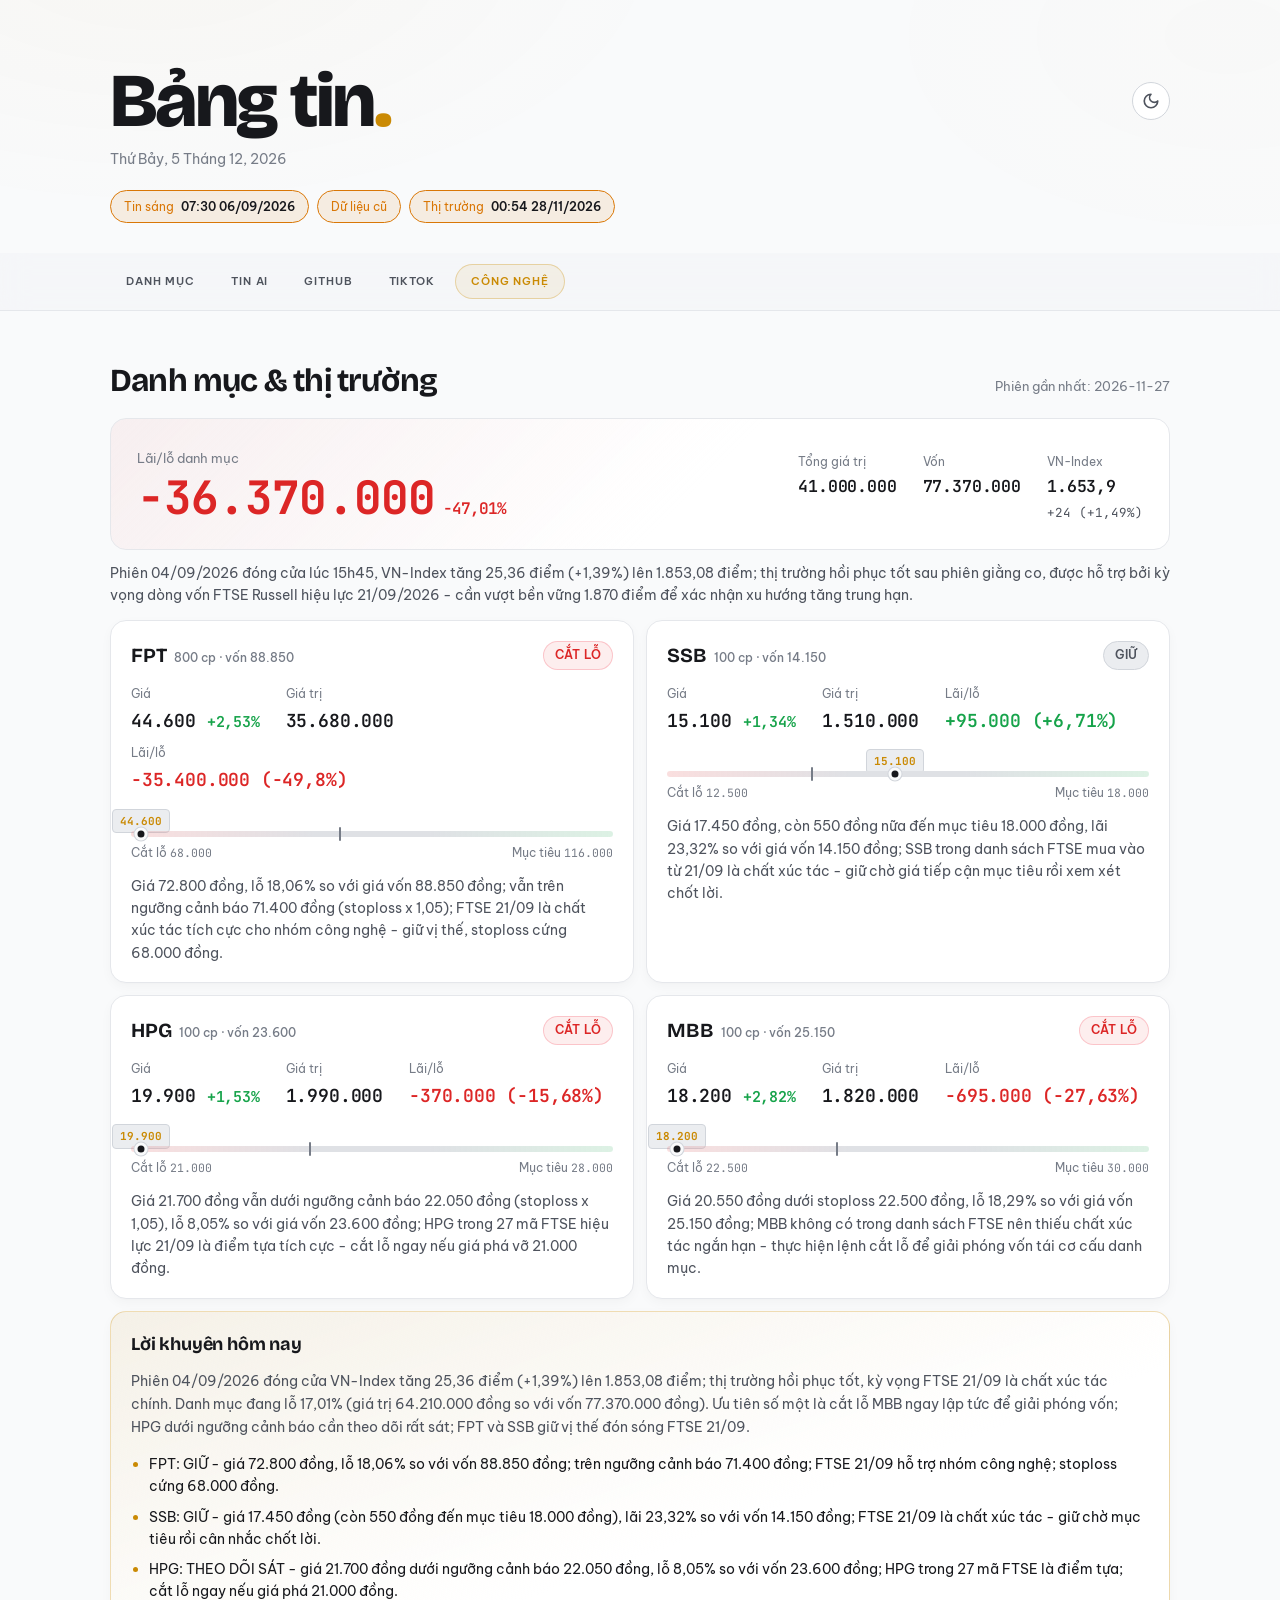
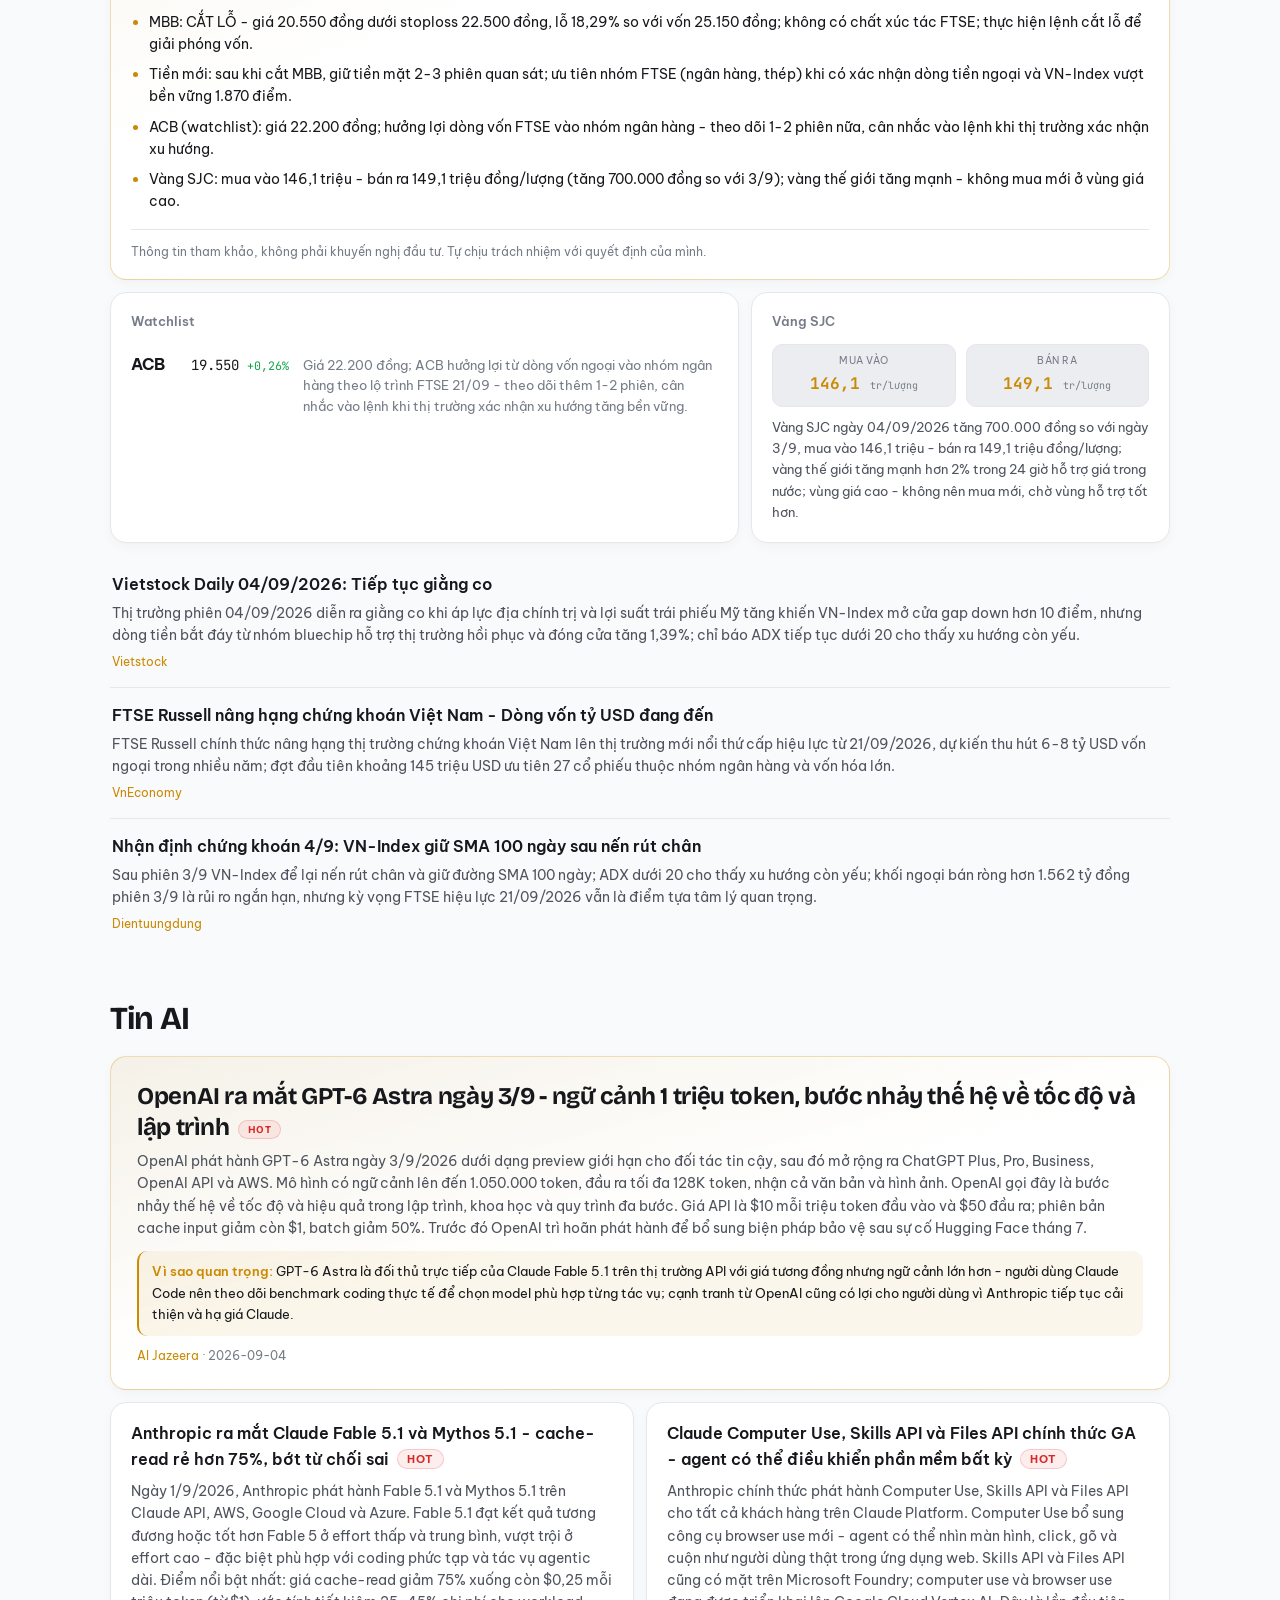
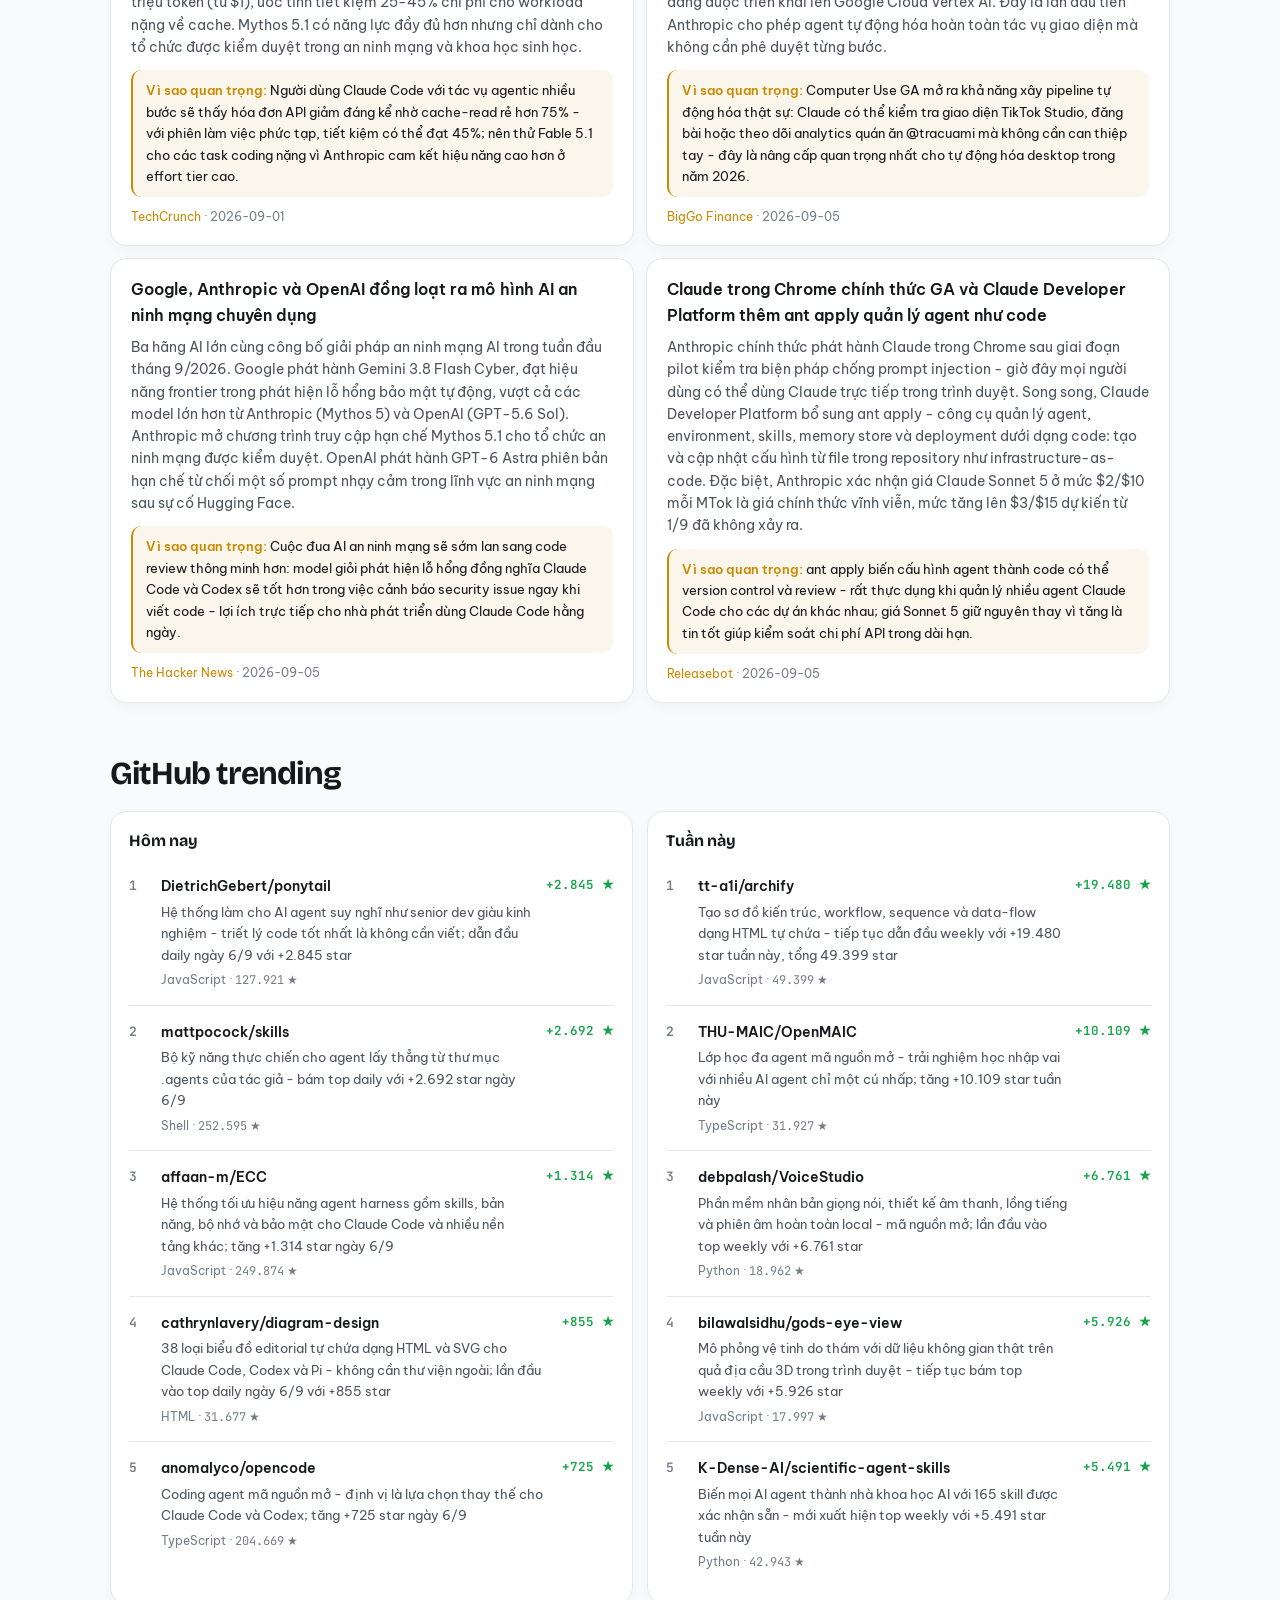
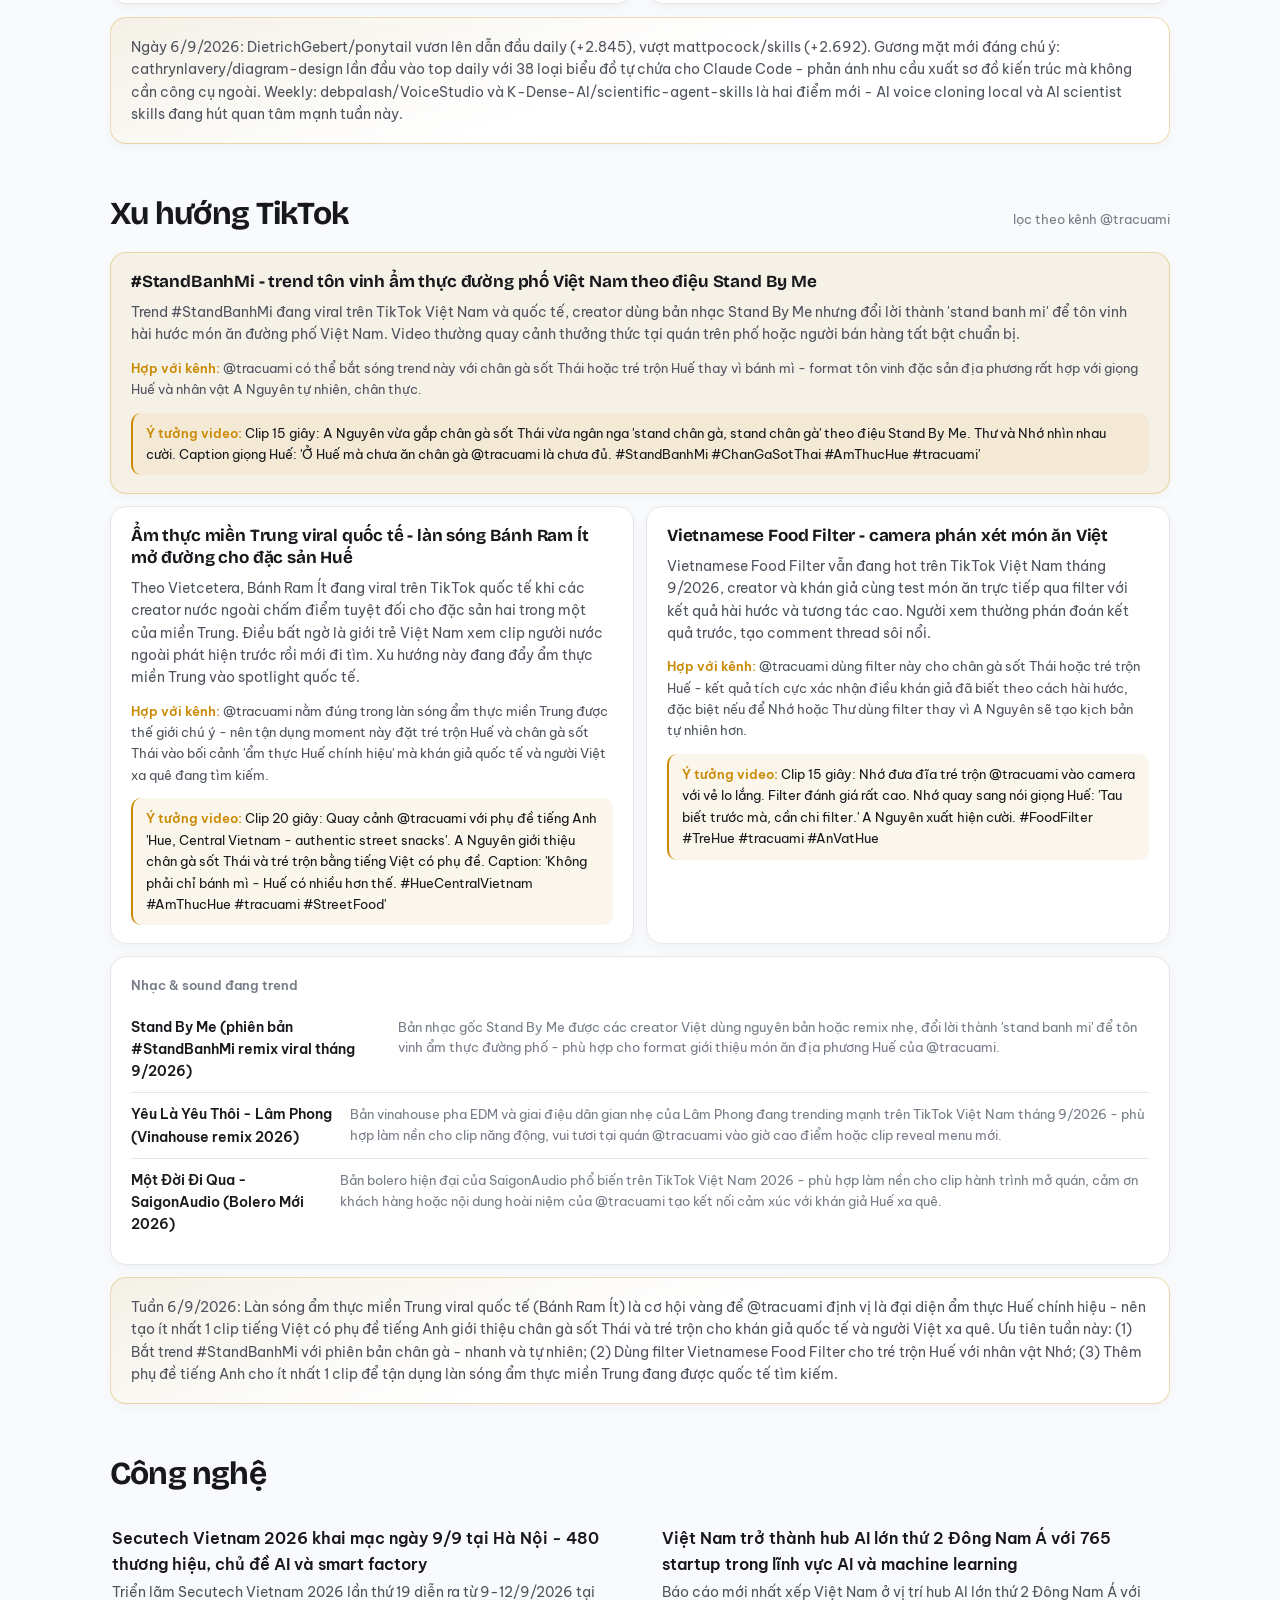
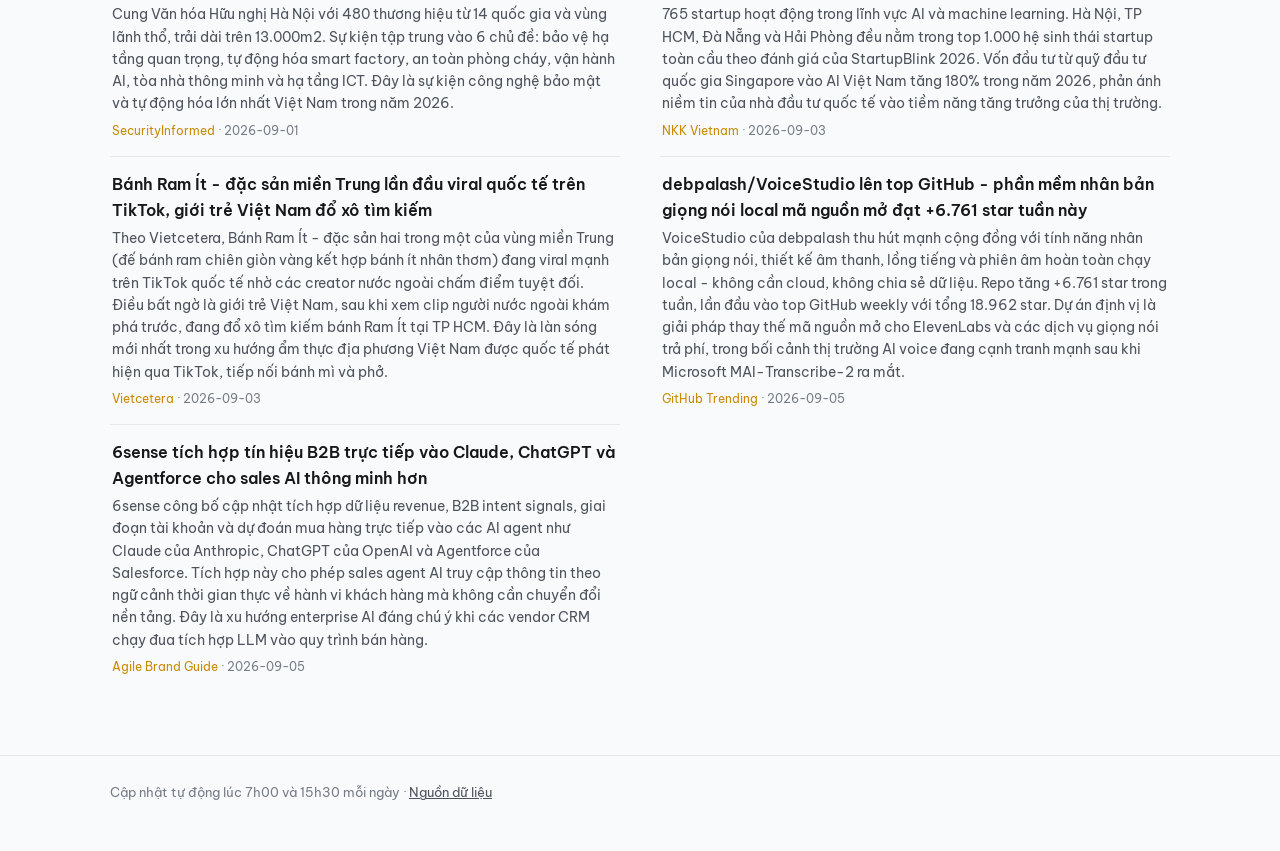
<file: index.html>
<!doctype html>
<html lang="vi">
<head>
  <meta charset="utf-8">
  <meta name="viewport" content="width=device-width, initial-scale=1">
  <meta name="color-scheme" content="dark">
  <meta name="theme-color" content="#0c0e11">
  <title>Bảng Tin</title>
  <link rel="icon" type="image/png" href="favicon.png">
  <meta name="description" content="Bảng tin cá nhân: AI, GitHub trending, công nghệ, chứng khoán Việt Nam và xu hướng TikTok. Tự cập nhật 2 lần mỗi ngày.">
  <link rel="preconnect" href="https://fonts.googleapis.com">
  <link rel="preconnect" href="https://fonts.gstatic.com" crossorigin>
  <link href="https://fonts.googleapis.com/css2?family=Be+Vietnam+Pro:wght@400;500;600;700&family=Bricolage+Grotesque:opsz,wght@12..96,600..800&family=JetBrains+Mono:wght@500;600;700&display=swap" rel="stylesheet">
  <link rel="stylesheet" href="styles.css">
  <script>
    (() => {
      try {
        const theme = localStorage.getItem("theme");
        if (theme === "dark" || (!theme && window.matchMedia("(prefers-color-scheme: dark)").matches)) {
          document.documentElement.classList.add("dark-theme");
        }
      } catch (e) {
        // Fallback to system preference if localStorage is blocked
        if (window.matchMedia("(prefers-color-scheme: dark)").matches) {
          document.documentElement.classList.add("dark-theme");
        }
      }
    })();
  </script>
</head>
<body>

<header class="masthead container">
  <div class="masthead-top">
    <h1>Bảng tin<span class="dot">.</span></h1>
    <button id="theme-toggle" class="theme-toggle-btn" aria-label="Đổi giao diện" onclick="(() => {
      const isDark = document.documentElement.classList.toggle('dark-theme');
      try { localStorage.setItem('theme', isDark ? 'dark' : 'light'); } catch (e) {}
    })()">
      <svg class="sun-icon" viewBox="0 0 24 24" fill="none" stroke="currentColor" stroke-width="2" stroke-linecap="round" stroke-linejoin="round">
        <circle cx="12" cy="12" r="4"></circle>
        <path d="M12 2v2M12 20v2M4.93 4.93l1.41 1.41M17.66 17.66l1.41 1.41M2 12h2M20 12h2M6.34 17.66l-1.41 1.41M19.07 4.93l-1.41 1.41"></path>
      </svg>
      <svg class="moon-icon" viewBox="0 0 24 24" fill="none" stroke="currentColor" stroke-width="2" stroke-linecap="round" stroke-linejoin="round">
        <path d="M12 3a6 6 0 0 0 9 9 9 9 0 1 1-9-9Z"></path>
      </svg>
    </button>
  </div>
  <p class="masthead-date" id="today"></p>
  <div class="update-badges" id="update-badges"></div>
</header>

<nav class="nav">
  <div class="container nav-inner" id="nav">
    <a href="#danh-muc">Danh mục</a>
    <a href="#ai">Tin AI</a>
    <a href="#github">GitHub</a>
    <a href="#tiktok">TikTok</a>
    <a href="#cong-nghe">Công nghệ</a>
  </div>
</nav>

<main class="container">

  <section id="danh-muc">
    <div class="section-head">
      <h2>Danh mục &amp; thị trường</h2>
      <span class="side-note" id="session-note"></span>
    </div>
    <div id="market-body">
      <!-- Premium structure-matching skeletons -->
      <div class="skeleton-hero shimmer"></div>
      <div class="holdings-grid">
        <div class="skeleton-card shimmer"></div>
        <div class="skeleton-card shimmer"></div>
      </div>
    </div>
  </section>

  <section id="ai">
    <div class="section-head">
      <h2>Tin AI</h2>
    </div>
    <div id="ai-body">
      <div class="ai-grid">
        <div class="skeleton-card shimmer" style="grid-column: 1 / -1; height: 160px;"></div>
        <div class="skeleton-card shimmer"></div>
        <div class="skeleton-card shimmer"></div>
      </div>
    </div>
  </section>

  <section id="github">
    <div class="section-head">
      <h2>GitHub trending</h2>
    </div>
    <div id="github-body">
      <div class="gh-cols">
        <div class="gh-col">
          <div class="skeleton-title shimmer" style="width: 30%"></div>
          <div class="skeleton-row shimmer"></div>
          <div class="skeleton-row shimmer"></div>
          <div class="skeleton-row shimmer"></div>
        </div>
        <div class="gh-col">
          <div class="skeleton-title shimmer" style="width: 30%"></div>
          <div class="skeleton-row shimmer"></div>
          <div class="skeleton-row shimmer"></div>
          <div class="skeleton-row shimmer"></div>
        </div>
      </div>
    </div>
  </section>

  <section id="tiktok">
    <div class="section-head">
      <h2>Xu hướng TikTok</h2>
      <span class="side-note">lọc theo kênh @tracuami</span>
    </div>
    <div id="tiktok-body">
      <div class="tiktok-grid">
        <div class="skeleton-card shimmer" style="grid-column: 1 / -1; height: 160px;"></div>
        <div class="skeleton-card shimmer"></div>
        <div class="skeleton-card shimmer"></div>
      </div>
    </div>
  </section>

  <section id="cong-nghe">
    <div class="section-head">
      <h2>Công nghệ</h2>
    </div>
    <div id="tech-body">
      <div class="row-list">
        <div class="skeleton-row shimmer"></div>
        <div class="skeleton-row shimmer"></div>
        <div class="skeleton-row shimmer"></div>
      </div>
    </div>
  </section>

</main>

<footer>
  <div class="container">
    Cập nhật tự động lúc 7h00 và 15h30 mỗi ngày · <a href="https://github.com/ckiucuaha-dotcom/bang-tin" rel="noopener">Nguồn dữ liệu</a>
  </div>
</footer>

<script src="app.js"></script>
</body>
</html>
</file>
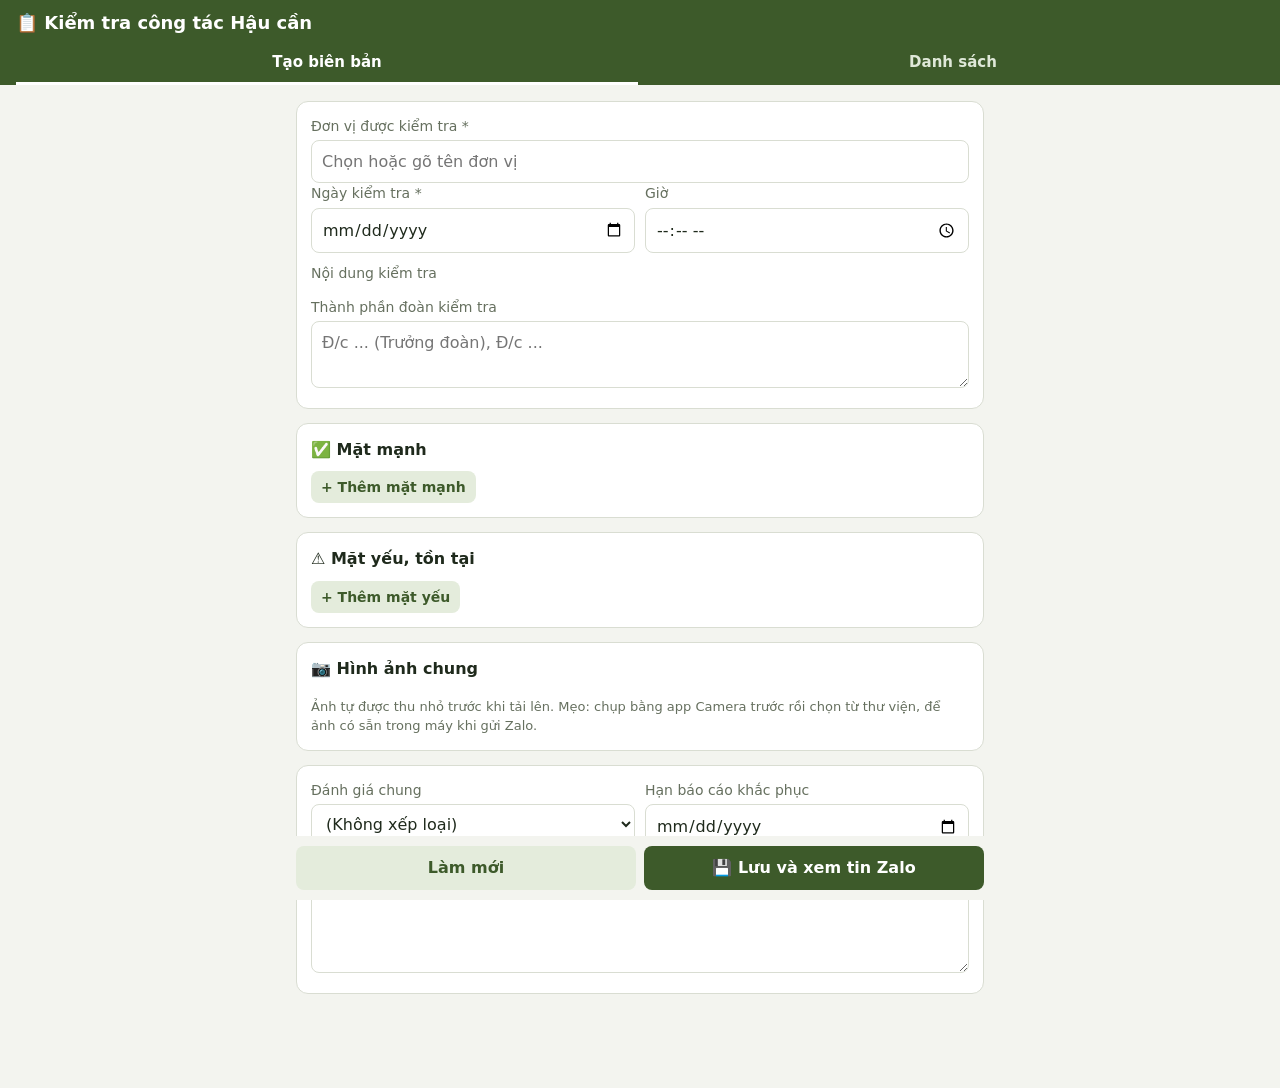
<file: kiem-tra-hau-can/Index.html>
<!DOCTYPE html>
<html lang="vi">
<head>
<base target="_top">
<meta charset="utf-8">
<meta name="viewport" content="width=device-width, initial-scale=1">
<title>Kiểm tra Hậu cần</title>
<style>
  :root {
    --bg: #f3f4ef; --card: #fff; --text: #1f2a1c; --muted: #66705f; --line: #d9ddd2;
    --brand: #3d5a2a; --brand-soft: #e4ecdc; --good: #2e7d32; --bad: #b3261e; --bad-soft: #fbe9e7;
  }
  * { box-sizing: border-box; }
  body { margin: 0; background: var(--bg); color: var(--text); font: 16px/1.45 system-ui, -apple-system, "Segoe UI", Roboto, sans-serif; }
  header { position: sticky; top: 0; z-index: 5; background: var(--brand); color: #fff; padding: 10px 16px 0; }
  header h1 { margin: 0 0 8px; font-size: 18px; }
  nav { display: flex; gap: 4px; }
  nav button { flex: 1; background: transparent; color: #dfe8d8; border: 0; border-bottom: 3px solid transparent; padding: 8px; font-size: 15px; border-radius: 0; }
  nav button.on { color: #fff; border-bottom-color: #fff; font-weight: 600; }
  main { max-width: 720px; margin: 0 auto; padding: 16px; }
  .card { background: var(--card); border: 1px solid var(--line); border-radius: 12px; padding: 14px; margin-bottom: 14px; }
  .card h2 { margin: 0 0 10px; font-size: 16px; display: flex; align-items: center; gap: 8px; }
  label { display: block; font-size: 14px; color: var(--muted); margin: 10px 0 4px; }
  label:first-child { margin-top: 0; }
  input, select, textarea { width: 100%; font: inherit; padding: 9px 10px; border: 1px solid var(--line); border-radius: 8px; background: #fff; color: var(--text); }
  textarea { resize: vertical; min-height: 44px; }
  .row { display: flex; gap: 10px; }
  .row > * { flex: 1; min-width: 0; }
  button { font: inherit; border: 0; border-radius: 8px; padding: 10px 14px; cursor: pointer; background: var(--brand-soft); color: var(--brand); font-weight: 600; }
  button.primary { background: var(--brand); color: #fff; }
  button.danger { background: var(--bad-soft); color: var(--bad); }
  button.small { padding: 6px 10px; font-size: 14px; }
  button:disabled { opacity: .5; }
  .chips { display: flex; flex-wrap: wrap; gap: 8px; }
  .chips label { margin: 0; display: inline-flex; align-items: center; gap: 6px; padding: 6px 12px; border: 1px solid var(--line); border-radius: 999px; color: var(--text); background: #fff; cursor: pointer; }
  .chips input { width: auto; margin: 0; }
  .chips label:has(input:checked) { background: var(--brand-soft); border-color: var(--brand); color: var(--brand); }
  .item { border-left: 3px solid var(--line); padding: 8px 0 8px 10px; margin-bottom: 10px; }
  .item.good { border-color: var(--good); }
  .item.bad { border-color: var(--bad); }
  .item .head { display: flex; justify-content: space-between; align-items: center; font-size: 14px; color: var(--muted); margin-bottom: 4px; }
  .photos { display: flex; flex-wrap: wrap; gap: 8px; margin-top: 8px; }
  .ph { position: relative; width: 84px; height: 84px; border-radius: 8px; overflow: hidden; background: var(--line); }
  .ph img { width: 100%; height: 100%; object-fit: cover; display: block; }
  .ph .x { position: absolute; top: 2px; right: 2px; width: 24px; height: 24px; padding: 0; border-radius: 50%; background: rgba(0,0,0,.6); color: #fff; font-size: 14px; line-height: 24px; }
  .ph .no { position: absolute; left: 2px; bottom: 2px; background: rgba(0,0,0,.6); color: #fff; font-size: 12px; padding: 0 6px; border-radius: 6px; }
  .addph { width: 84px; height: 84px; border: 2px dashed var(--line); border-radius: 8px; display: flex; align-items: center; justify-content: center; text-align: center; font-size: 12px; color: var(--muted); cursor: pointer; margin: 0; }
  .addph input { display: none; }
  .actions { display: flex; flex-wrap: wrap; gap: 8px; }
  .actions.sticky { position: sticky; bottom: 0; background: var(--bg); padding: 10px 0; }
  .actions.sticky button { flex: 1; }
  pre.msg { white-space: pre-wrap; word-break: break-word; font: inherit; margin: 0; background: #f7f8f4; border-radius: 8px; padding: 12px; border: 1px solid var(--line); }
  .list .rep { cursor: pointer; }
  .rep .meta { font-size: 14px; color: var(--muted); }
  .badge { display: inline-block; font-size: 12px; padding: 1px 8px; border-radius: 999px; background: var(--brand-soft); color: var(--brand); margin-left: 6px; }
  .badge.bad { background: var(--bad-soft); color: var(--bad); }
  .hint { font-size: 13px; color: var(--muted); margin: 8px 0 0; }
  .empty { text-align: center; color: var(--muted); padding: 30px 0; }
  #toast { position: fixed; left: 50%; bottom: 20px; transform: translateX(-50%); background: #222; color: #fff; padding: 10px 16px; border-radius: 8px; font-size: 14px; display: none; z-index: 20; max-width: 90%; text-align: center; }
  #busy { position: fixed; inset: 0; background: rgba(255,255,255,.75); display: none; align-items: center; justify-content: center; z-index: 30; font-weight: 600; color: var(--brand); text-align: center; padding: 20px; }
  .hidden { display: none !important; }
  #print { display: none; }
  @media print {
    body { background: #fff; }
    header, main, #toast, #busy { display: none !important; }
    #print { display: block; font: 13pt/1.5 "Times New Roman", serif; color: #000; }
    #print h1 { text-align: center; font-size: 16pt; margin: 0 0 12px; }
    #print h3 { font-size: 13pt; margin: 14px 0 4px; }
    #print .pimgs { display: flex; flex-wrap: wrap; gap: 8px; }
    #print figure { margin: 0; width: 48%; break-inside: avoid; }
    #print figure img { width: 100%; max-height: 9cm; object-fit: contain; }
    #print figcaption { text-align: center; font-size: 11pt; }
    #print .sign { display: flex; justify-content: space-around; margin-top: 30px; text-align: center; font-weight: bold; }
  }
</style>
</head>
<body>
<header>
  <h1>📋 Kiểm tra công tác Hậu cần</h1>
  <nav>
    <button id="tabNew" class="on" onclick="showTab('new')">Tạo biên bản</button>
    <button id="tabList" onclick="showTab('list')">Danh sách</button>
  </nav>
</header>

<main>
  <!-- ===== FORM ===== -->
  <section id="viewNew">
    <div class="card">
      <label for="donVi">Đơn vị được kiểm tra *</label>
      <input id="donVi" list="unitList" placeholder="Chọn hoặc gõ tên đơn vị" autocomplete="off">
      <datalist id="unitList"></datalist>
      <div class="row">
        <div><label for="ngay">Ngày kiểm tra *</label><input id="ngay" type="date"></div>
        <div><label for="gio">Giờ</label><input id="gio" type="time"></div>
      </div>
      <label>Nội dung kiểm tra</label>
      <div class="chips" id="topics"></div>
      <label for="thanhPhan">Thành phần đoàn kiểm tra</label>
      <textarea id="thanhPhan" rows="2" placeholder="Đ/c ... (Trưởng đoàn), Đ/c ..."></textarea>
    </div>

    <div class="card">
      <h2>✅ Mặt mạnh</h2>
      <div id="manhList"></div>
      <button class="small" onclick="addManh()">+ Thêm mặt mạnh</button>
    </div>

    <div class="card">
      <h2>⚠️ Mặt yếu, tồn tại</h2>
      <div id="yeuList"></div>
      <button class="small" onclick="addYeu()">+ Thêm mặt yếu</button>
    </div>

    <div class="card">
      <h2>📷 Hình ảnh chung</h2>
      <div class="photos" id="genPhotos"></div>
      <p class="hint">Ảnh tự được thu nhỏ trước khi tải lên. Mẹo: chụp bằng app Camera trước rồi chọn từ thư viện, để ảnh có sẵn trong máy khi gửi Zalo.</p>
    </div>

    <div class="card">
      <div class="row">
        <div>
          <label for="xepLoai">Đánh giá chung</label>
          <select id="xepLoai">
            <option value="">(Không xếp loại)</option>
            <option>Tốt</option><option>Khá</option><option>Đạt</option><option>Chưa đạt</option>
          </select>
        </div>
        <div><label for="hanBaoCao">Hạn báo cáo khắc phục</label><input id="hanBaoCao" type="date"></div>
      </div>
      <label for="yeuCau">Yêu cầu đối với đơn vị</label>
      <textarea id="yeuCau" rows="3"></textarea>
    </div>

    <div class="actions sticky">
      <button onclick="resetForm(true)">Làm mới</button>
      <button class="primary" onclick="save()">💾 Lưu và xem tin Zalo</button>
    </div>
  </section>

  <!-- ===== XEM / GỬI ===== -->
  <section id="viewShow" class="hidden">
    <div class="card">
      <h2>Tin nhắn gửi Zalo</h2>
      <pre class="msg" id="msg"></pre>
      <div class="photos" id="showPhotos"></div>
    </div>
    <div class="actions">
      <button class="primary" onclick="shareZalo()">📤 Chia sẻ qua Zalo</button>
      <button onclick="copyMsg()">📋 Sao chép nội dung</button>
      <button onclick="downloadPhotos()">⬇️ Lưu ảnh về máy</button>
      <button onclick="printReport()">🖨️ In / PDF</button>
      <button onclick="editCurrent()">✏️ Sửa</button>
      <button class="danger" onclick="removeCurrent()">🗑️ Xóa</button>
    </div>
    <p class="hint">"Chia sẻ" gửi cả ảnh và nội dung. Nếu Zalo chỉ nhận ảnh mà mất chữ: bấm "Sao chép nội dung" rồi dán vào ô chat.</p>
  </section>

  <!-- ===== DANH SÁCH ===== -->
  <section id="viewList" class="hidden">
    <div class="card">
      <div class="row">
        <div><label for="fUnit">Đơn vị</label><input id="fUnit" list="unitList" placeholder="Tất cả" oninput="renderList()"></div>
        <div><label for="fMonth">Tháng</label><input id="fMonth" type="month" oninput="renderList()"></div>
      </div>
    </div>
    <div class="list" id="list"></div>
  </section>
</main>

<div id="print"></div>
<div id="toast"></div>
<div id="busy"><span id="busyText">Đang xử lý...</span></div>

<script>
var config = { units: [], topics: [] };
var reports = [];
var current = null;        // biên bản đang xem
var editingId = null;      // đang sửa biên bản nào
var yeuCauTouched = false;
var photoCache = {};       // fileId -> dataUrl
var uid = 0;

// ---------- Gọi máy chủ ----------
function call(fn) {
  var args = Array.prototype.slice.call(arguments, 1);
  return new Promise(function (resolve, reject) {
    var r = google.script.run.withSuccessHandler(resolve).withFailureHandler(reject);
    r[fn].apply(r, args);
  });
}

function busy(text) {
  document.getElementById('busyText').textContent = text || '';
  document.getElementById('busy').style.display = text ? 'flex' : 'none';
}
function toast(t) {
  var el = document.getElementById('toast');
  el.textContent = t; el.style.display = 'block';
  clearTimeout(toast._t); toast._t = setTimeout(function () { el.style.display = 'none'; }, 3500);
}
function fail(e) { busy(''); alert('Lỗi: ' + (e && e.message ? e.message : e)); }

function esc(s) {
  return String(s == null ? '' : s).replace(/[&<>"']/g, function (c) {
    return { '&': '&amp;', '<': '&lt;', '>': '&gt;', '"': '&quot;', "'": '&#39;' }[c];
  });
}
function vnDate(iso) { var m = /^(\d{4})-(\d{2})-(\d{2})$/.exec(iso || ''); return m ? m[3] + '/' + m[2] + '/' + m[1] : ''; }
function todayIso() { var d = new Date(); d.setMinutes(d.getMinutes() - d.getTimezoneOffset()); return d.toISOString().slice(0, 10); }
function $(id) { return document.getElementById(id); }

// ---------- Khởi động ----------
function init() {
  busy('Đang tải...');
  Promise.all([call('getConfig'), call('listReports')]).then(function (res) {
    config = res[0]; reports = res[1];
    $('unitList').innerHTML = config.units.map(function (u) { return '<option value="' + esc(u) + '">'; }).join('');
    resetForm(false);
    renderList();
    busy('');
  }).catch(fail);
  $('yeuCau').addEventListener('input', function () { yeuCauTouched = true; });
  $('hanBaoCao').addEventListener('change', function () { if (!yeuCauTouched) $('yeuCau').value = defaultYeuCau(); });
}

function defaultYeuCau() {
  var han = $('hanBaoCao').value;
  return 'Đơn vị khẩn trương khắc phục các tồn tại nêu trên, báo cáo kết quả (kèm hình ảnh) về Ban Hậu cần' +
    (han ? ' trước ngày ' + vnDate(han) : '') + '.';
}

function showTab(t) {
  $('viewNew').classList.toggle('hidden', t !== 'new');
  $('viewList').classList.toggle('hidden', t !== 'list');
  $('viewShow').classList.toggle('hidden', t !== 'show');
  $('tabNew').classList.toggle('on', t === 'new');
  $('tabList').classList.toggle('on', t === 'list' || t === 'show');
  window.scrollTo(0, 0);
}

// ---------- Form ----------
function renderTopics(selected) {
  var all = config.topics.slice();
  (selected || []).forEach(function (s) { if (all.indexOf(s) < 0) all.push(s); });
  $('topics').innerHTML = all.map(function (t) {
    return '<label><input type="checkbox" value="' + esc(t) + '"' + ((selected || []).indexOf(t) >= 0 ? ' checked' : '') + '>' + esc(t) + '</label>';
  }).join('');
}

function resetForm(ask) {
  if (ask && !confirm('Xóa nội dung đang nhập để tạo biên bản mới?')) return;
  editingId = null; yeuCauTouched = false;
  $('donVi').value = ''; $('ngay').value = todayIso();
  var now = new Date(); $('gio').value = ('0' + now.getHours()).slice(-2) + ':' + ('0' + now.getMinutes()).slice(-2);
  $('thanhPhan').value = ''; $('xepLoai').value = ''; $('hanBaoCao').value = '';
  $('yeuCau').value = defaultYeuCau();
  renderTopics([]);
  $('manhList').innerHTML = ''; $('yeuList').innerHTML = '';
  addManh(); addYeu();
  $('genPhotos').innerHTML = ''; $('genPhotos').appendChild(photoAdder());
}

function addManh(text) {
  var d = document.createElement('div');
  d.className = 'item good';
  d.innerHTML = '<div class="head"><span></span><button class="small danger" type="button">Xóa</button></div>' +
    '<textarea rows="2" placeholder="VD: Doanh trại ngăn nắp, nội vụ vệ sinh đúng quy định"></textarea>';
  d.querySelector('textarea').value = text || '';
  d.querySelector('button').onclick = function () { d.remove(); renumber(); };
  $('manhList').appendChild(d); renumber();
}

function addYeu(y) {
  y = y || {};
  var d = document.createElement('div');
  d.className = 'item bad';
  d.innerHTML = '<div class="head"><span></span><button class="small danger" type="button">Xóa</button></div>' +
    '<textarea rows="2" placeholder="VD: Khu vệ sinh tập thể chưa sạch, rãnh thoát nước bị tắc"></textarea>' +
    '<label>Hạn khắc phục</label><input type="date" class="han">' +
    '<div class="photos"></div>';
  d.querySelector('textarea').value = y.text || '';
  d.querySelector('.han').value = y.han || '';
  var ph = d.querySelector('.photos');
  (y.photos || []).forEach(function (id) { ph.appendChild(photoThumb({ id: id })); });
  ph.appendChild(photoAdder());
  d.querySelector('.head button').onclick = function () { d.remove(); renumber(); };
  $('yeuList').appendChild(d); renumber();
}

function renumber() {
  [['manhList', 'Mặt mạnh'], ['yeuList', 'Mặt yếu']].forEach(function (p) {
    Array.prototype.forEach.call($(p[0]).children, function (el, i) { el.querySelector('.head span').textContent = p[1] + ' ' + (i + 1); });
  });
}

function photoAdder() {
  var l = document.createElement('label');
  l.className = 'addph';
  l.innerHTML = '<span>＋ Thêm ảnh</span><input type="file" accept="image/*" multiple>';
  l.querySelector('input').onchange = function (ev) {
    var files = Array.prototype.slice.call(ev.target.files);
    ev.target.value = '';
    busy('Đang xử lý ảnh...');
    files.reduce(function (p, f) {
      return p.then(function () { return compress(f); }).then(function (dataUrl) {
        l.parentNode.insertBefore(photoThumb({ dataUrl: dataUrl }), l);
      });
    }, Promise.resolve()).then(function () { busy(''); }).catch(fail);
  };
  return l;
}

function photoThumb(p) {
  var d = document.createElement('div');
  d.className = 'ph';
  d._photo = p;
  d.innerHTML = '<img alt=""><button class="x" type="button" title="Bỏ ảnh">✕</button>';
  d.querySelector('.x').onclick = function () { d.remove(); };
  setImg(d.querySelector('img'), p);
  return d;
}

function setImg(img, p) {
  if (p.dataUrl) { img.src = p.dataUrl; return; }
  loadPhoto(p.id).then(function (u) { p.dataUrl = u; img.src = u; }).catch(function () { img.alt = 'Lỗi ảnh'; });
}

function loadPhoto(id) {
  if (photoCache[id]) return Promise.resolve(photoCache[id]);
  return call('getPhoto', id).then(function (r) { return (photoCache[id] = 'data:' + r.mime + ';base64,' + r.data); });
}

function compress(file) {
  return new Promise(function (resolve, reject) {
    var url = URL.createObjectURL(file);
    var img = new Image();
    img.onload = function () {
      var max = 1600, w = img.naturalWidth, h = img.naturalHeight, s = Math.min(1, max / Math.max(w, h));
      var c = document.createElement('canvas');
      c.width = Math.round(w * s); c.height = Math.round(h * s);
      c.getContext('2d').drawImage(img, 0, 0, c.width, c.height);
      URL.revokeObjectURL(url);
      resolve(c.toDataURL('image/jpeg', 0.8));
    };
    img.onerror = function () { reject(new Error('Không đọc được ảnh ' + file.name)); };
    img.src = url;
  });
}

function photosIn(container) {
  return Array.prototype.map.call(container.querySelectorAll('.ph'), function (el) { return el._photo; });
}

/** Tải lên các ảnh mới, trả về danh sách mã ảnh trên Drive. */
function uploadAll(photoLists) {
  var all = [].concat.apply([], photoLists).filter(function (p) { return !p.id; });
  var done = 0;
  return all.reduce(function (pr, p) {
    return pr.then(function () {
      busy('Đang tải ảnh lên ' + (++done) + '/' + all.length + '...');
      return call('uploadPhoto', p.dataUrl.split(',')[1], 'image/jpeg', 'KT-' + Date.now() + '.jpg').then(function (id) {
        p.id = id; photoCache[id] = p.dataUrl;
      });
    });
  }, Promise.resolve()).then(function () {
    return photoLists.map(function (l) { return l.map(function (p) { return p.id; }); });
  });
}

function save() {
  var donVi = $('donVi').value.trim();
  if (!donVi) { alert('Chưa nhập đơn vị được kiểm tra.'); $('donVi').focus(); return; }
  if (!$('ngay').value) { alert('Chưa chọn ngày kiểm tra.'); return; }

  var manh = Array.prototype.map.call($('manhList').children, function (el) { return { text: el.querySelector('textarea').value.trim() }; })
    .filter(function (m) { return m.text; });
  var yeuEls = Array.prototype.filter.call($('yeuList').children, function (el) {
    return el.querySelector('textarea').value.trim() || el.querySelectorAll('.ph').length;
  });
  var lists = yeuEls.map(function (el) { return photosIn(el); });
  lists.push(photosIn($('genPhotos')));

  busy('Đang lưu...');
  uploadAll(lists).then(function (ids) {
    var r = {
      id: editingId,
      donVi: donVi,
      ngay: $('ngay').value,
      gio: $('gio').value,
      noiDung: Array.prototype.map.call($('topics').querySelectorAll('input:checked'), function (i) { return i.value; }),
      thanhPhan: $('thanhPhan').value.trim(),
      manh: manh,
      yeu: yeuEls.map(function (el, i) {
        return { text: el.querySelector('textarea').value.trim(), han: el.querySelector('.han').value, photos: ids[i] };
      }),
      photos: ids[ids.length - 1],
      xepLoai: $('xepLoai').value,
      hanBaoCao: $('hanBaoCao').value,
      yeuCau: $('yeuCau').value.trim()
    };
    busy('Đang lưu biên bản...');
    return call('saveReport', r);
  }).then(function (saved) {
    reports = reports.filter(function (x) { return x.id !== saved.id; });
    reports.unshift(saved);
    renderList();
    busy('');
    toast('Đã lưu biên bản ' + saved.id);
    resetForm(false);
    openReport(saved);
  }).catch(fail);
}

// ---------- Tin nhắn Zalo ----------
function photoNumbers(r) {
  var n = 0, yeu = (r.yeu || []).map(function (y) { return (y.photos || []).map(function () { return ++n; }); });
  var gen = (r.photos || []).map(function () { return ++n; });
  return { yeu: yeu, gen: gen, total: n };
}

function buildMessage(r) {
  var nums = photoNumbers(r);
  var L = ['📋 THÔNG BÁO KẾT QUẢ KIỂM TRA CÔNG TÁC HẬU CẦN', ''];
  L.push('🏢 Đơn vị: ' + r.donVi);
  if (r.noiDung && r.noiDung.length) L.push('📌 Nội dung: ' + r.noiDung.join('; '));
  L.push('📅 Thời gian: ' + (r.gio ? r.gio.replace(':', 'h') + ' ' : '') + 'ngày ' + vnDate(r.ngay));
  if (r.thanhPhan) L.push('👥 Thành phần: ' + r.thanhPhan);
  if (r.manh && r.manh.length) {
    L.push('', '✅ MẶT MẠNH');
    r.manh.forEach(function (m, i) { L.push((i + 1) + '. ' + m.text); });
  }
  if (r.yeu && r.yeu.length) {
    L.push('', '⚠️ MẶT YẾU, TỒN TẠI');
    r.yeu.forEach(function (y, i) {
      var ph = nums.yeu[i].length ? ' (ảnh ' + nums.yeu[i].join(', ') + ')' : '';
      L.push((i + 1) + '. ' + (y.text || 'Xem ảnh') + ph);
      if (y.han) L.push('   ➜ Hạn khắc phục: ' + vnDate(y.han));
    });
  }
  if (r.xepLoai) L.push('', '📊 Đánh giá chung: ' + r.xepLoai.toUpperCase());
  if (r.yeuCau) L.push('', '📝 Yêu cầu: ' + r.yeuCau);
  if (nums.total) L.push('', '📎 Hình ảnh kèm theo: ' + nums.total + ' ảnh');
  return L.join('\n');
}

function allPhotoIds(r) {
  var ids = [];
  (r.yeu || []).forEach(function (y) { ids = ids.concat(y.photos || []); });
  return ids.concat(r.photos || []);
}

function openReport(r) {
  current = r;
  $('msg').textContent = buildMessage(r);
  var box = $('showPhotos');
  box.innerHTML = '';
  allPhotoIds(r).forEach(function (id, i) {
    var d = document.createElement('div');
    d.className = 'ph';
    d.innerHTML = '<img alt=""><span class="no">' + (i + 1) + '</span>';
    setImg(d.querySelector('img'), { id: id });
    box.appendChild(d);
  });
  showTab('show');
}

function copyText(text) {
  if (navigator.clipboard && window.isSecureContext) {
    return navigator.clipboard.writeText(text).catch(function () { return legacyCopy(text); });
  }
  return Promise.resolve(legacyCopy(text));
}
function legacyCopy(text) {
  var t = document.createElement('textarea');
  t.value = text; t.style.position = 'fixed'; t.style.opacity = '0';
  document.body.appendChild(t); t.select();
  var ok = false;
  try { ok = document.execCommand('copy'); } catch (e) {}
  t.remove();
  if (!ok) throw new Error('Trình duyệt không cho sao chép tự động. Hãy giữ tay vào nội dung để chọn và sao chép.');
}

function copyMsg() {
  copyText(buildMessage(current)).then(function () { toast('Đã sao chép. Mở Zalo và dán vào nhóm.'); }).catch(fail);
}

function currentFiles() {
  var ids = allPhotoIds(current);
  return Promise.all(ids.map(loadPhoto)).then(function (urls) {
    return urls.map(function (u, i) {
      var bin = atob(u.split(',')[1]), arr = new Uint8Array(bin.length);
      for (var k = 0; k < bin.length; k++) arr[k] = bin.charCodeAt(k);
      return new File([arr], current.id + '-anh-' + (i + 1) + '.jpg', { type: 'image/jpeg' });
    });
  });
}

function shareZalo() {
  var text = buildMessage(current);
  busy('Đang chuẩn bị ảnh...');
  currentFiles().then(function (files) {
    busy('');
    var data = { text: text };
    if (files.length && navigator.canShare && navigator.canShare({ files: files })) data.files = files;
    if (!navigator.share) throw new Error('nosupport');
    // Sao chép trước để phòng khi Zalo bỏ mất phần chữ lúc nhận ảnh
    return copyText(text).catch(function () {}).then(function () { return navigator.share(data); });
  }).then(function () {
    toast('Đã chia sẻ. Nếu thiếu chữ, dán nội dung (đã được sao chép sẵn).');
  }).catch(function (e) {
    busy('');
    if (e && e.name === 'AbortError') return;
    copyText(text).then(function () {
      alert('Máy này không chia sẻ trực tiếp được.\nNội dung đã được sao chép: mở Zalo, dán vào nhóm, rồi bấm "Lưu ảnh về máy" để gửi kèm ảnh.');
    }).catch(fail);
  });
}

function downloadPhotos() {
  busy('Đang chuẩn bị ảnh...');
  currentFiles().then(function (files) {
    busy('');
    if (!files.length) { toast('Biên bản này không có ảnh.'); return; }
    files.forEach(function (f, i) {
      setTimeout(function () {
        var a = document.createElement('a');
        a.href = URL.createObjectURL(f); a.download = f.name;
        document.body.appendChild(a); a.click(); a.remove();
      }, i * 400);
    });
    toast('Đang tải ' + files.length + ' ảnh về máy.');
  }).catch(fail);
}

function printReport() {
  var r = current, nums = photoNumbers(r);
  busy('Đang chuẩn bị bản in...');
  Promise.all(allPhotoIds(r).map(loadPhoto)).then(function (urls) {
    busy('');
    var h = '<h1>BIÊN BẢN KIỂM TRA CÔNG TÁC HẬU CẦN</h1>' +
      '<p><b>Đơn vị được kiểm tra:</b> ' + esc(r.donVi) + '<br>' +
      (r.noiDung && r.noiDung.length ? '<b>Nội dung:</b> ' + esc(r.noiDung.join('; ')) + '<br>' : '') +
      '<b>Thời gian:</b> ' + esc((r.gio ? r.gio.replace(':', 'h') + ' ' : '') + 'ngày ' + vnDate(r.ngay)) + '<br>' +
      (r.thanhPhan ? '<b>Thành phần đoàn:</b> ' + esc(r.thanhPhan) : '') + '</p>';
    if (r.manh.length) h += '<h3>I. MẶT MẠNH</h3>' + r.manh.map(function (m, i) { return '<div>' + (i + 1) + '. ' + esc(m.text) + '</div>'; }).join('');
    if (r.yeu.length) h += '<h3>II. MẶT YẾU, TỒN TẠI</h3>' + r.yeu.map(function (y, i) {
      return '<div>' + (i + 1) + '. ' + esc(y.text) + (nums.yeu[i].length ? ' (ảnh ' + nums.yeu[i].join(', ') + ')' : '') +
        (y.han ? '<br>&nbsp;&nbsp;&nbsp;Hạn khắc phục: ' + vnDate(y.han) : '') + '</div>';
    }).join('');
    if (r.xepLoai) h += '<h3>III. ĐÁNH GIÁ CHUNG: ' + esc(r.xepLoai.toUpperCase()) + '</h3>';
    if (r.yeuCau) h += '<h3>' + (r.xepLoai ? 'IV' : 'III') + '. YÊU CẦU</h3><div>' + esc(r.yeuCau) + '</div>';
    h += '<div class="sign"><div>ĐẠI DIỆN ĐƠN VỊ</div><div>TRƯỞNG ĐOÀN KIỂM TRA</div></div>';
    if (urls.length) h += '<h3 style="break-before:page">HÌNH ẢNH KÈM THEO</h3><div class="pimgs">' + urls.map(function (u, i) {
      return '<figure><img src="' + u + '"><figcaption>Ảnh ' + (i + 1) + '</figcaption></figure>';
    }).join('') + '</div>';
    $('print').innerHTML = h;
    setTimeout(function () { window.print(); }, 300);
  }).catch(fail);
}

function editCurrent() {
  var r = current;
  editingId = r.id; yeuCauTouched = true;
  $('donVi').value = r.donVi; $('ngay').value = r.ngay; $('gio').value = r.gio || '';
  $('thanhPhan').value = r.thanhPhan || ''; $('xepLoai').value = r.xepLoai || '';
  $('hanBaoCao').value = r.hanBaoCao || ''; $('yeuCau').value = r.yeuCau || '';
  renderTopics(r.noiDung);
  $('manhList').innerHTML = ''; $('yeuList').innerHTML = '';
  (r.manh.length ? r.manh : [{}]).forEach(function (m) { addManh(m.text); });
  (r.yeu.length ? r.yeu : [{}]).forEach(function (y) { addYeu(y); });
  var g = $('genPhotos'); g.innerHTML = '';
  (r.photos || []).forEach(function (id) { g.appendChild(photoThumb({ id: id })); });
  g.appendChild(photoAdder());
  showTab('new');
  toast('Đang sửa biên bản ' + r.id);
}

function removeCurrent() {
  if (!confirm('Xóa hẳn biên bản ' + current.id + ' (' + current.donVi + ') và toàn bộ ảnh?')) return;
  busy('Đang xóa...');
  call('deleteReport', current.id).then(function () {
    var id = current.id;
    reports = reports.filter(function (x) { return x.id !== id; });
    renderList(); busy(''); toast('Đã xóa.'); showTab('list');
  }).catch(fail);
}

// ---------- Danh sách ----------
function renderList() {
  var fu = $('fUnit').value.trim().toLowerCase(), fm = $('fMonth').value;
  var rows = reports.filter(function (r) {
    return (!fu || r.donVi.toLowerCase().indexOf(fu) >= 0) && (!fm || r.ngay.slice(0, 7) === fm);
  });
  $('list').innerHTML = rows.length ? '' : '<div class="empty">Chưa có biên bản nào.</div>';
  rows.forEach(function (r) {
    var d = document.createElement('div');
    d.className = 'card rep';
    var nYeu = (r.yeu || []).length;
    d.innerHTML = '<b>' + esc(r.donVi) + '</b>' + (r.xepLoai ? '<span class="badge' + (r.xepLoai === 'Chưa đạt' ? ' bad' : '') + '">' + esc(r.xepLoai) + '</span>' : '') +
      '<div class="meta">' + vnDate(r.ngay) + (r.noiDung && r.noiDung.length ? ' · ' + esc(r.noiDung.join(', ')) : '') + '</div>' +
      '<div class="meta">✅ ' + (r.manh || []).length + ' mặt mạnh · ⚠️ ' + nYeu + ' tồn tại · 📷 ' + allPhotoIds(r).length + ' ảnh</div>';
    d.onclick = function () { openReport(r); };
    $('list').appendChild(d);
  });
}

init();
</script>
</body>
</html>
</file>
<file: styles.css>
/* Bảng Tin — dark editorial-tech.
   Display: Bricolage Grotesque · Body: Be Vietnam Pro · Số: JetBrains Mono
   Một accent hổ phách, xanh/đỏ chỉ mang nghĩa tăng/giảm. */

:root {
  --bg: #f9fafb; /* Sáng sủa và ấm nhẹ (warm paper) */
  --surface: #ffffff;
  --surface-2: #ebedf0;
  --surface-3: #dfe1e5;
  --border: #d1d5db;
  --border-soft: #e5e7eb;
  --text: #17181c;
  --text-2: #4e535d;
  --muted: #767c87;
  --accent: #ca8a04;
  --accent-soft: rgba(202, 138, 4, 0.08);
  --accent-line: rgba(202, 138, 4, 0.3);
  --up: #16a34a;
  --up-soft: rgba(22, 163, 74, 0.08);
  --down: #dc2626;
  --down-soft: rgba(220, 38, 38, 0.08);
  --warn: #d97706;
  --warn-soft: rgba(217, 119, 6, 0.1);
  --up-glow: rgba(22, 163, 74, 0.05);
  --down-glow: rgba(220, 38, 38, 0.05);
  --range-track: linear-gradient(90deg, rgba(220, 38, 38, 0.15), var(--surface-3) 38%, var(--surface-3) 62%, rgba(22, 163, 74, 0.15));
  --nav-bg: rgba(245, 246, 248, 0.82);
  --radius: 16px;
  --radius-sm: 10px;
  --display: "Bricolage Grotesque", "Be Vietnam Pro", sans-serif;
  --sans: "Be Vietnam Pro", -apple-system, "Segoe UI", sans-serif;
  --mono: "JetBrains Mono", "SF Mono", Menlo, monospace;
  --ease: cubic-bezier(0.16, 1, 0.3, 1);
}

html.dark-theme {
  --bg: #0d0e12;
  --surface: #14161c;
  --surface-2: #1a1d25;
  --surface-3: #21252f;
  --border: #272b35;
  --border-soft: #1e222b;
  --text: #eceef1;
  --text-2: #c5cbd6;
  --muted: #8c96a5;
  --accent: #e5ad52;
  --accent-soft: rgba(229, 173, 82, 0.1);
  --accent-line: rgba(229, 173, 82, 0.35);
  --up: #3ecf8e;
  --up-soft: rgba(62, 207, 142, 0.1);
  --down: #f56476;
  --down-soft: rgba(245, 100, 118, 0.1);
  --warn: #e8924a;
  --warn-soft: rgba(232, 146, 74, 0.14);
  --up-glow: rgba(62, 207, 142, 0.09);
  --down-glow: rgba(245, 100, 118, 0.09);
  --range-track: linear-gradient(90deg, rgba(245, 100, 118, 0.32), var(--surface-3) 38%, var(--surface-3) 62%, rgba(62, 207, 142, 0.32));
  --nav-bg: rgba(13, 14, 18, 0.82);
}

* { box-sizing: border-box; }

html { scroll-behavior: smooth; scroll-padding-top: 70px; }

body {
  margin: 0;
  background: var(--bg);
  color: var(--text);
  font-family: var(--sans);
  font-size: 15px;
  line-height: 1.65;
  -webkit-font-smoothing: antialiased;
}

/* Quầng sáng hổ phách rất nhẹ phía trên, cố định, không chặn tương tác */
body::before {
  content: "";
  position: fixed;
  inset: 0;
  z-index: -1;
  pointer-events: none;
  background:
    radial-gradient(820px 420px at 12% -6%, rgba(202, 138, 4, 0.03), transparent 64%),
    radial-gradient(640px 380px at 96% 4%, rgba(202, 138, 4, 0.01), transparent 60%);
}

html.dark-theme body::before {
  background:
    radial-gradient(820px 420px at 12% -6%, rgba(229, 173, 82, 0.07), transparent 64%),
    radial-gradient(640px 380px at 96% 4%, rgba(229, 173, 82, 0.03), transparent 60%);
}

a { color: inherit; }

.container {
  width: 100%;
  max-width: 1100px;
  margin: 0 auto;
  padding-left: 20px;
  padding-right: 20px;
}

.num { font-family: var(--mono); font-variant-numeric: tabular-nums; }

.up { color: var(--up); }
.down { color: var(--down); }
.flat { color: var(--text-2); }

/* ---------- Masthead ---------- */

.masthead { padding-top: 44px; padding-bottom: 22px; }

.masthead-top {
  display: flex;
  justify-content: space-between;
  align-items: center;
  gap: 16px;
}

.masthead h1 {
  margin: 0;
  font-family: var(--display);
  font-size: clamp(42px, 9vw, 76px);
  font-weight: 800;
  letter-spacing: -0.035em;
  line-height: 0.98;
}

.masthead h1 .dot { color: var(--accent); }

/* Nút chuyển đổi giao diện sáng/tối */
.theme-toggle-btn {
  background: var(--surface);
  border: 1px solid var(--border);
  color: var(--text-2);
  width: 38px;
  height: 38px;
  border-radius: 50%;
  cursor: pointer;
  display: flex;
  align-items: center;
  justify-content: center;
  flex-shrink: 0;
  transition: background 0.2s var(--ease), border-color 0.2s var(--ease), color 0.2s var(--ease), transform 0.2s var(--ease);
}

.theme-toggle-btn:hover {
  background: var(--surface-2);
  color: var(--text);
  border-color: var(--text-2);
}

.theme-toggle-btn:active {
  transform: scale(0.96);
}

.theme-toggle-btn svg {
  width: 18px;
  height: 18px;
  stroke-width: 2.2px;
}

.theme-toggle-btn .sun-icon { display: none; }
.theme-toggle-btn .moon-icon { display: block; }

html.dark-theme .theme-toggle-btn .sun-icon { display: block; }
html.dark-theme .theme-toggle-btn .moon-icon { display: none; }

.masthead-date {
  margin: 10px 0 0;
  color: var(--muted);
  font-size: 14px;
  text-transform: capitalize;
}

.update-badges {
  display: flex;
  flex-wrap: wrap;
  gap: 8px;
  margin-top: 18px;
}

.badge {
  display: inline-flex;
  align-items: center;
  gap: 7px;
  padding: 6px 13px;
  border: 1px solid var(--border);
  border-radius: 999px;
  background: var(--surface);
  font-size: 12px;
  color: var(--text-2);
}

.badge strong { color: var(--text); font-weight: 600; }

.badge.stale, .badge.warn {
  border-color: var(--warn);
  color: var(--warn);
  background: var(--warn-soft);
}

/* ---------- Nav ---------- */

.nav {
  position: sticky;
  top: 0;
  z-index: 10;
  background: var(--nav-bg);
  backdrop-filter: blur(14px) saturate(150%);
  -webkit-backdrop-filter: blur(14px) saturate(150%);
  border-bottom: 1px solid var(--border-soft);
}

.nav-inner {
  display: flex;
  gap: 4px;
  overflow-x: auto;
  scrollbar-width: none;
  padding-top: 11px;
  padding-bottom: 11px;
  /* Hiệu ứng mờ dần cạnh phải (fade mask) giúp nhận biết nav cuộn ngang trên mobile */
  -webkit-mask-image: linear-gradient(to right, black 85%, transparent 100%);
  mask-image: linear-gradient(to right, black 85%, transparent 100%);
}

.nav-inner::-webkit-scrollbar { display: none; }

.nav-inner a {
  flex: none;
  padding: 7px 15px;
  border-radius: 999px;
  border: 1px solid transparent;
  font-size: 11px; /* Nhỏ gọn hơn kiểu tạp chí */
  font-weight: 600;
  color: var(--text-2);
  text-decoration: none;
  text-transform: uppercase; /* Viết hoa chuẩn tạp chí */
  letter-spacing: 0.08em;    /* Khoảng cách chữ thưa nhẹ sang trọng */
  transition: color 0.2s var(--ease), background 0.2s var(--ease), border-color 0.2s var(--ease), transform 0.1s var(--ease);
}

.nav-inner a:hover { color: var(--text); background: var(--surface-2); }

.nav-inner a.active {
  color: var(--accent);
  background: var(--accent-soft);
  border-color: var(--accent-line);
}

.nav-inner a:active {
  transform: scale(0.96);
}

/* ---------- Sections ---------- */

main { padding-bottom: 64px; }

section { padding-top: 52px; }

.section-head {
  display: flex;
  align-items: baseline;
  justify-content: space-between;
  gap: 12px;
  margin-bottom: 20px;
}

.section-head h2 {
  margin: 0;
  font-family: var(--display);
  font-size: clamp(24px, 4.5vw, 32px);
  font-weight: 700;
  letter-spacing: -0.025em;
  line-height: 1.1;
}

.section-head .side-note { color: var(--muted); font-size: 12.5px; text-align: right; }

/* Reveal khi cuộn tới — tắt hoàn toàn nếu người dùng giảm chuyển động */
@media (prefers-reduced-motion: no-preference) {
  .reveal {
    opacity: 0;
    transform: translateY(16px);
    will-change: transform, opacity; /* Tối ưu hóa hiệu năng render */
    transition:
      opacity 0.65s var(--ease),
      transform 0.65s var(--ease);
    transition-delay: calc(var(--i, 0) * 70ms);
  }
  .reveal.in { opacity: 1; transform: none; }
}

/* ---------- Card chung ---------- */

.card {
  background: var(--surface);
  border: 1px solid var(--border-soft);
  border-radius: var(--radius);
  padding: 18px 20px;
}

/* Thêm đổ bóng mềm cao cấp cho Light Mode */
.card, .ai-card, .gh-col {
  box-shadow: 0 1px 3px rgba(0, 0, 0, 0.02), 0 4px 12px rgba(0, 0, 0, 0.03);
}

/* Loại bỏ đổ bóng trong Dark Mode để không bị đục màu nền */
html.dark-theme .card,
html.dark-theme .ai-card,
html.dark-theme .gh-col {
  box-shadow: none;
}

.card h3.card-title {
  margin: 0 0 10px;
  font-size: 12.5px;
  font-weight: 600;
  color: var(--muted);
}

.section-error {
  border: 1px dashed var(--border);
  border-radius: var(--radius);
  padding: 26px 18px;
  color: var(--muted);
  font-size: 14px;
  text-align: center;
}

/* ---------- Premium Skeletons ---------- */

.skeleton-hero {
  background: var(--surface);
  border: 1px solid var(--border-soft);
  border-radius: var(--radius);
  height: 160px;
  margin-bottom: 12px;
}

.skeleton-card {
  background: var(--surface);
  border: 1px solid var(--border-soft);
  border-radius: var(--radius);
  height: 140px;
}

.skeleton-row {
  height: 70px;
  border-top: 1px solid var(--border-soft);
  margin-top: 8px;
}

.skeleton-title {
  height: 20px;
  background: var(--surface-2);
  border-radius: 6px;
  margin-bottom: 15px;
}

.shimmer {
  background: linear-gradient(90deg, var(--surface) 25%, var(--surface-2) 50%, var(--surface) 75%);
  background-size: 200% 100%;
}

@media (prefers-reduced-motion: no-preference) {
  .shimmer { animation: shimmerAnim 1.4s linear infinite; }
  @keyframes shimmerAnim { to { background-position: -200% 0; } }
}

/* ---------- Danh mục: hero stat ---------- */

.pnl-hero {
  position: relative;
  overflow: hidden;
  border: 1px solid var(--border-soft);
  border-radius: var(--radius);
  background: var(--surface);
  padding: 22px 20px;
  display: grid;
  grid-template-columns: 1fr;
  gap: 18px;
  margin-bottom: 12px;
}

.pnl-hero.is-down { background: linear-gradient(135deg, var(--down-glow), var(--surface) 55%); }
.pnl-hero.is-up   { background: linear-gradient(135deg, var(--up-glow), var(--surface) 55%); }

.pnl-main .label { font-size: 12.5px; color: var(--muted); }

.pnl-main .big {
  display: block;
  font-size: clamp(34px, 8vw, 46px);
  font-weight: 700;
  letter-spacing: -0.02em;
  line-height: 1.1;
  margin-top: 2px;
}

.pnl-main .pct { font-size: 16px; font-weight: 600; margin-left: 8px; }

.pnl-side {
  display: grid;
  /* Tự động ngắt dòng thông minh trên màn hình hẹp (mobile) tránh tràn viền */
  grid-template-columns: repeat(auto-fit, minmax(90px, 1fr));
  gap: 12px 16px;
  align-content: end;
}

.stat { display: flex; flex-direction: column; gap: 2px; }

.stat .label { font-size: 12px; color: var(--muted); }

.stat .value { font-size: 16.5px; font-weight: 600; letter-spacing: -0.01em; }

.stat .sub { font-size: 12.5px; color: var(--text-2); }

.vnindex-note { margin: 0; font-size: 13.5px; color: var(--text-2); }

.session-line {
  margin: 0 0 14px;
  font-size: 13.5px;
  color: var(--text-2);
}

/* Holdings */
.holdings-grid {
  display: grid;
  grid-template-columns: 1fr;
  gap: 12px;
  margin-bottom: 12px;
}

.holding-head {
  display: flex;
  align-items: center;
  justify-content: space-between;
  gap: 10px;
}

.holding-head .ticker {
  font-family: var(--display);
  font-size: 20px;
  font-weight: 700;
  letter-spacing: -0.01em;
}

.holding-head .ticker small {
  font-family: var(--sans);
  color: var(--muted);
  font-weight: 500;
  font-size: 12px;
  margin-left: 8px;
  letter-spacing: 0;
}

.chip {
  padding: 4px 11px;
  border-radius: 999px;
  font-size: 11.5px;
  font-weight: 600;
  letter-spacing: 0.02em;
  white-space: nowrap;
}

.chip.hold  { background: var(--surface-2); color: var(--text-2); border: 1px solid var(--border); }
.chip.buy   { background: var(--up-soft); color: var(--up); border: 1px solid rgba(62, 207, 142, 0.3); }
.chip.sell  { background: var(--down-soft); color: var(--down); border: 1px solid rgba(245, 100, 118, 0.3); }
.chip.watch { background: var(--warn-soft); color: var(--warn); border: 1px solid rgba(232, 146, 74, 0.3); }

.holding-nums {
  display: flex;
  flex-wrap: wrap;
  gap: 8px 26px;
  margin: 12px 0 4px;
}

.holding-nums .stat .value { font-size: 18px; }

/* Thanh stoploss → giá → target: gradient ngữ nghĩa đỏ → xanh */
.range { margin: 14px 0 4px; }

.range-track {
  position: relative;
  height: 6px;
  border-radius: 999px;
  background: var(--range-track);
}

.range-marker {
  position: absolute;
  top: 50%;
  width: 13px;
  height: 13px;
  border-radius: 50%;
  transform: translate(-50%, -50%);
  background: var(--text);
  border: 3px solid var(--bg);
  box-shadow: 0 0 0 1px var(--border);
}

.range-cost {
  position: absolute;
  top: -4px;
  width: 2px;
  height: 14px;
  background: var(--muted);
  transform: translateX(-50%);
  border-radius: 1px;
}

.range-labels {
  display: flex;
  justify-content: space-between;
  margin-top: 7px;
  font-size: 11.5px;
  color: var(--muted);
}

/* Biểu đồ stop-loss cải tiến có nhãn giá động phía trên */
.range-track-wrapper {
  position: relative;
  padding-top: 22px; /* Dành khoảng trống cho nhãn nổi */
  margin-bottom: 4px;
}

.range-price-label {
  position: absolute;
  top: 0;
  transform: translateX(-50%);
  font-family: var(--mono);
  font-size: 11px;
  font-weight: 700;
  color: var(--accent);
  background: var(--surface-2);
  border: 1px solid var(--border);
  padding: 2px 7px;
  border-radius: 4px;
  white-space: nowrap;
  transition: left 0.35s var(--ease);
}

.holding-comment { margin: 12px 0 0; font-size: 13.5px; color: var(--text-2); }

/* Lời khuyên */
.advice {
  border: 1px solid var(--accent-line);
  background: linear-gradient(160deg, var(--accent-soft), var(--surface) 46%);
}

.advice h3 {
  margin: 0 0 10px;
  font-family: var(--display);
  font-size: 18px;
  font-weight: 700;
  letter-spacing: -0.01em;
}

.advice .summary { margin: 0 0 14px; color: var(--text-2); font-size: 14px; }

.advice ul { margin: 0; padding-left: 18px; display: grid; gap: 8px; }

.advice li { font-size: 13.5px; }

.advice li::marker { color: var(--accent); }

.advice .disclaimer {
  margin: 16px 0 0;
  padding-top: 12px;
  border-top: 1px solid var(--border-soft);
  font-size: 12px;
  color: var(--muted);
}

/* Watchlist + vàng */
.watch-grid {
  display: grid;
  grid-template-columns: 1fr;
  gap: 12px;
  margin-top: 12px;
}

.watch-row {
  display: flex;
  align-items: baseline;
  gap: 14px;
  padding: 10px 0;
}

.watch-row + .watch-row { border-top: 1px solid var(--border-soft); }

.watch-row .ticker { font-weight: 700; min-width: 46px; }

.watch-row .price { font-size: 14px; }

.watch-row .comment { font-size: 12.5px; color: var(--muted); flex: 1; }

.gold-price {
  font-size: 22px;
  font-weight: 700;
  letter-spacing: -0.01em;
}

.gold-price small { font-size: 12px; color: var(--muted); font-weight: 500; }

.gold-note { margin: 10px 0 0; font-size: 13px; color: var(--text-2); }

/* Khung hiển thị vàng SJC kiểu widget chuyên nghiệp */
.gold-grid {
  display: grid;
  grid-template-columns: 1fr 1fr;
  gap: 10px;
  margin-top: 12px;
}

.gold-col-box {
  background: var(--surface-2);
  border: 1px solid var(--border-soft);
  border-radius: var(--radius-sm);
  padding: 8px 10px;
  text-align: center;
}

.gold-col-box .title {
  font-size: 10px;
  text-transform: uppercase;
  letter-spacing: 0.05em;
  color: var(--muted);
  margin-bottom: 2px;
}

.gold-col-box .val {
  font-family: var(--mono);
  font-size: 16px;
  font-weight: 700;
  color: var(--accent);
}

/* ---------- Hàng tin dạng editorial (tin VN + công nghệ) ---------- */

.row-list { display: block; }

.news-row {
  display: block;
  text-decoration: none;
  padding: 15px 2px;
  border-top: 1px solid var(--border-soft);
  transition: padding-left 0.25s var(--ease);
}

.row-list .news-row:first-child { border-top: none; }

.news-row:hover { padding-left: 10px; }

.news-row .title {
  font-size: 15.5px;
  font-weight: 600;
  line-height: 1.45;
  transition: color 0.2s var(--ease);
}

.news-row:hover .title { color: var(--accent); }

.news-row .summary { margin: 4px 0 0; font-size: 13.5px; color: var(--text-2); }

.news-row .meta { margin-top: 6px; font-size: 12px; color: var(--muted); }

.news-row .meta .src { color: var(--accent); }

/* ---------- Tin AI: bài nổi bật + lưới ---------- */

.ai-grid {
  display: grid;
  grid-template-columns: 1fr;
  gap: 12px;
}

.ai-card {
  display: block;
  text-decoration: none;
  background: var(--surface);
  border: 1px solid var(--border-soft);
  border-radius: var(--radius);
  padding: 18px 20px;
  transition: border-color 0.2s var(--ease), transform 0.25s var(--ease);
}

.ai-card:hover { border-color: var(--border); }

@media (prefers-reduced-motion: no-preference) {
  .ai-card:hover { transform: translateY(-2px); }
  .ai-card:active { transform: scale(0.99); }
}

.ai-card .title {
  font-size: 16px;
  font-weight: 600;
  line-height: 1.4;
}

.ai-card.featured {
  border-color: var(--accent-line);
  background: linear-gradient(165deg, var(--accent-soft), var(--surface) 52%);
}

.ai-card.featured .title {
  font-family: var(--display);
  font-size: clamp(19px, 3.4vw, 24px);
  font-weight: 700;
  letter-spacing: -0.015em;
  line-height: 1.25;
}

.ai-card .summary { margin: 8px 0 0; font-size: 13.5px; color: var(--text-2); }

.ai-card .meta { margin-top: 10px; font-size: 12px; color: var(--muted); }

.ai-card .meta .src { color: var(--accent); }

.hot-chip {
  display: inline-block;
  vertical-align: 2px;
  margin-left: 8px;
  padding: 2px 9px;
  border-radius: 999px;
  background: var(--down-soft);
  border: 1px solid rgba(245, 100, 118, 0.3);
  color: var(--down);
  font-size: 10.5px;
  font-weight: 700;
  letter-spacing: 0.05em;
}

.why {
  margin: 12px 0 0;
  padding: 10px 13px;
  border-radius: var(--radius-sm);
  background: var(--accent-soft);
  border-left: 2px solid var(--accent);
  color: var(--text);
  font-size: 13px;
}

.why b { color: var(--accent); font-weight: 600; }

/* ---------- GitHub: bảng xếp hạng ---------- */

.gh-cols {
  display: grid;
  grid-template-columns: 1fr;
  gap: 14px;
}

.gh-col {
  background: var(--surface);
  border: 1px solid var(--border-soft);
  border-radius: var(--radius);
  padding: 16px 18px;
}

.gh-col h3 {
  margin: 0 0 6px;
  font-family: var(--display);
  font-size: 16px;
  font-weight: 700;
  letter-spacing: -0.01em;
}

.repo-row {
  display: flex;
  gap: 14px;
  align-items: flex-start;
  text-decoration: none;
  padding: 13px 0;
  border-top: 1px solid var(--border-soft);
}

.repo-row:first-of-type { border-top: none; }

.repo-row .rank {
  font-size: 13px;
  font-weight: 600;
  color: var(--muted);
  min-width: 18px;
  padding-top: 2px;
}

.repo-row:hover .repo-name { color: var(--accent); }

.repo-body { flex: 1; min-width: 0; }

.repo-name {
  font-weight: 600;
  font-size: 14px;
  word-break: break-word;
  transition: color 0.2s var(--ease);
}

.repo-desc { margin: 3px 0 0; font-size: 13px; color: var(--text-2); }

.repo-meta { margin-top: 5px; font-size: 12px; color: var(--muted); }

.repo-gain {
  font-size: 12.5px;
  font-weight: 600;
  color: var(--up);
  white-space: nowrap;
  padding-top: 2px;
}

.trend-note {
  margin-top: 14px;
  border: 1px solid var(--accent-line);
  background: linear-gradient(160deg, var(--accent-soft), var(--surface) 50%);
}

.trend-note p { margin: 0; font-size: 13.5px; color: var(--text-2); }

/* ---------- TikTok ---------- */

.tiktok-grid {
  display: grid;
  grid-template-columns: 1fr;
  gap: 12px;
}

.trend-card .trend-name {
  margin: 0;
  font-family: var(--display);
  font-size: 17px;
  font-weight: 700;
  letter-spacing: -0.01em;
  line-height: 1.3;
}

.trend-card .trend-desc { margin: 8px 0 0; font-size: 13.5px; color: var(--text-2); }

.trend-card .fit { margin: 12px 0 0; font-size: 13px; color: var(--text-2); }

.trend-card .fit b, .idea b { color: var(--accent); font-weight: 600; }

.idea {
  margin: 12px 0 0;
  padding: 10px 13px;
  border-radius: var(--radius-sm);
  background: var(--accent-soft);
  border-left: 2px solid var(--accent);
  font-size: 13px;
}

.sounds { margin-top: 12px; }

.sound-row { display: flex; gap: 14px; padding: 10px 0; align-items: baseline; }

.sound-row + .sound-row { border-top: 1px solid var(--border-soft); }

.sound-row .name { font-weight: 600; font-size: 13.5px; }

.sound-row .desc { font-size: 12.5px; color: var(--muted); }

.tiktok-note {
  margin-top: 12px;
  border: 1px solid var(--accent-line);
  background: linear-gradient(160deg, var(--accent-soft), var(--surface) 50%);
}

.tiktok-note p { margin: 0; font-size: 13.5px; color: var(--text-2); }

/* ---------- Footer ---------- */

footer {
  border-top: 1px solid var(--border-soft);
  padding: 26px 0 48px;
  color: var(--muted);
  font-size: 12.5px;
}

footer a { color: var(--text-2); }

/* ---------- Desktop ≥ 768px ---------- */

@media (min-width: 768px) {
  body { font-size: 15.5px; }

  .masthead { padding-top: 64px; padding-bottom: 30px; }

  /* Reset mask on desktop where scrolling is not needed */
  .nav-inner {
    -webkit-mask-image: none;
    mask-image: none;
  }

  .pnl-hero {
    grid-template-columns: minmax(0, 1.2fr) minmax(0, 1fr);
    align-items: end;
    padding: 26px 26px;
  }

  .pnl-side {
    grid-template-columns: repeat(3, auto);
    justify-content: end;
    gap: 6px 26px;
  }

  .holdings-grid { grid-template-columns: 1fr 1fr; }

  .watch-grid { grid-template-columns: 3fr 2fr; }

  .ai-grid { grid-template-columns: 1fr 1fr; }

  .ai-grid .ai-card.featured { grid-column: 1 / -1; padding: 24px 26px; }

  .gh-cols { grid-template-columns: 1fr 1fr; }

  .tiktok-grid {
    display: grid;
    grid-template-columns: 1fr 1fr;
  }

  /* Bento Grid: Thẻ đầu tiên chiếm 2 cột kèm nền màu nhấn nổi bật */
  .tiktok-grid .trend-card:first-child {
    grid-column: span 2;
    background: var(--accent-soft);
    border-color: var(--accent-line);
  }

  .row-list.two-col {
    display: grid;
    grid-template-columns: 1fr 1fr;
    column-gap: 40px;
  }

  .row-list.two-col .news-row:nth-child(2) { border-top: none; }
}
</file>
